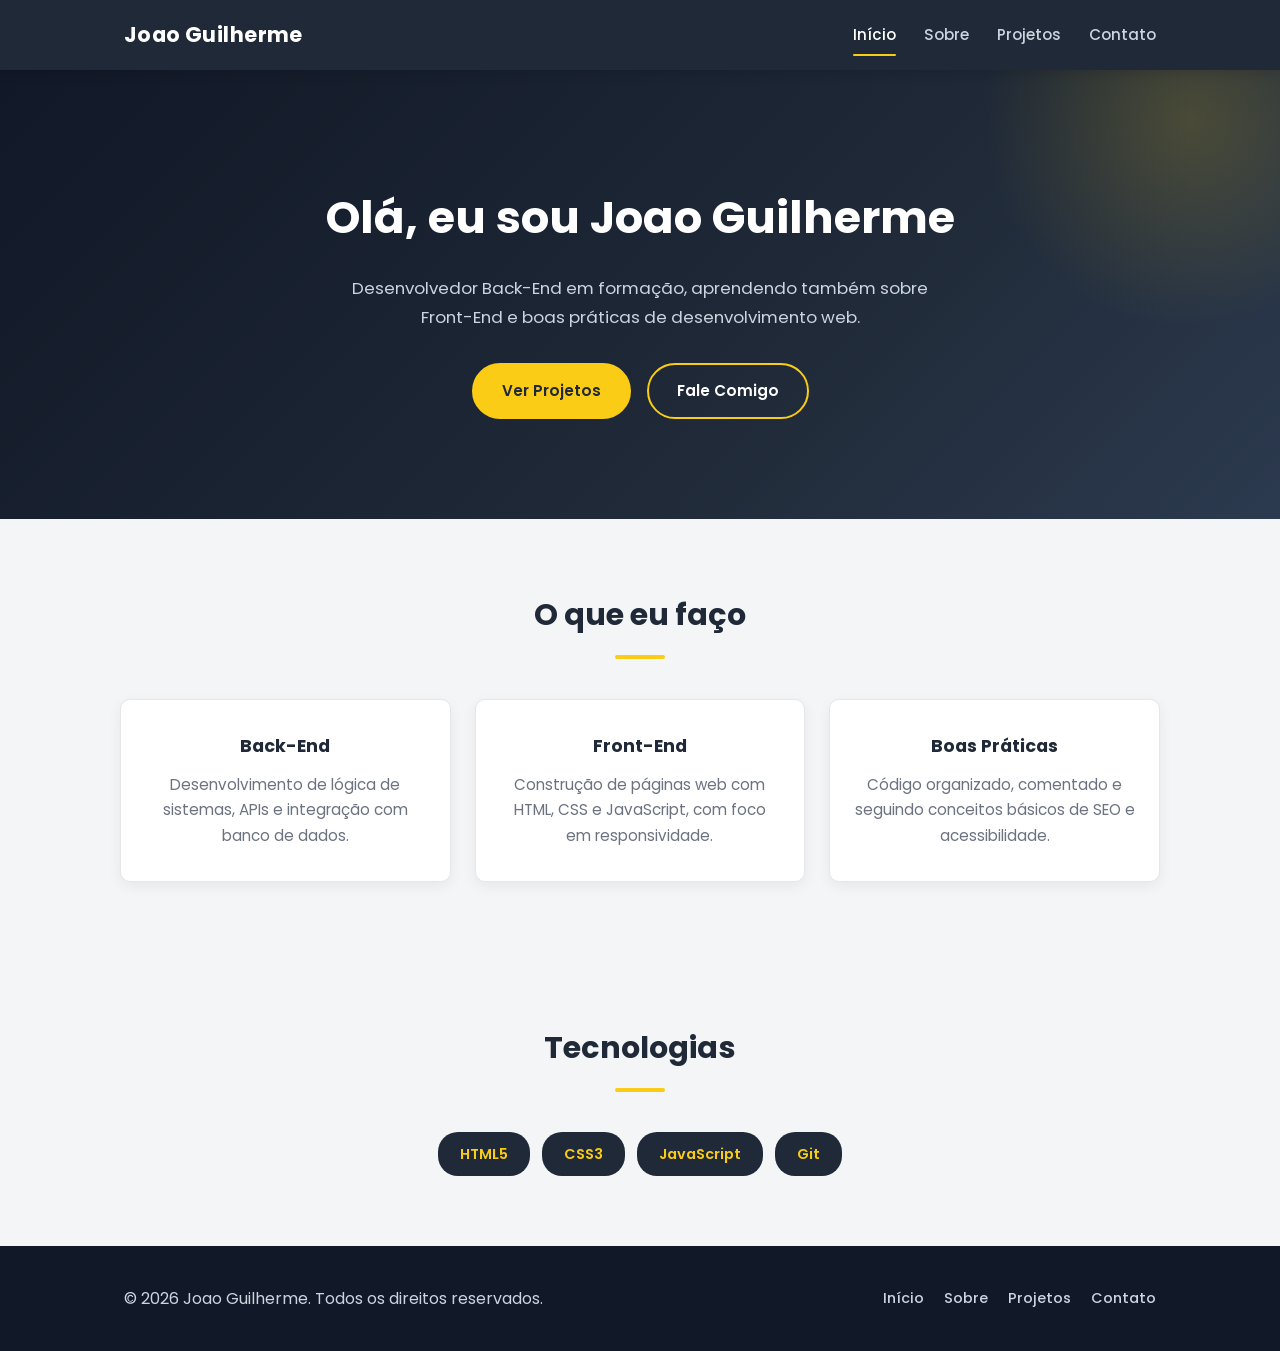
<file: index.html>
<!DOCTYPE html>
<html lang="pt-BR">
<head>
  <meta charset="UTF-8" />
  <meta name="viewport" content="width=device-width, initial-scale=1.0" />
  <meta name="description" content="Portfólio de Joao Guilherme, desenvolvedor Back-End." />
  <meta name="keywords" content="desenvolvedor, back-end, portfólio, HTML, CSS, JavaScript" />
  <meta name="author" content="Joao Guilherme" />
  <title>Joao Guilherme | Desenvolvedor Back-End</title>
  <link rel="preconnect" href="https://fonts.googleapis.com" />
  <link href="https://fonts.googleapis.com/css2?family=Poppins:wght@400;500;600;700&display=swap" rel="stylesheet" />
  <link rel="stylesheet" href="style.css" />
</head>
<body>

  <!-- CABEÇALHO / MENU -->
  <header>
    <div class="container nav-container">
      <a href="index.html" class="logo">Joao Guilherme</a>
      <button class="hamburger" id="hamburger" aria-label="Abrir menu">☰</button>
      <nav id="nav-menu">
        <a href="index.html" class="active">Início</a>
        <a href="sobre.html">Sobre</a>
        <a href="projetos.html">Projetos</a>
        <a href="contato.html">Contato</a>
      </nav>
    </div>
  </header>

  <!-- APRESENTAÇÃO -->
  <section class="hero">
    <div class="container">
      <h1>Olá, eu sou Joao Guilherme</h1>
      <p>Desenvolvedor Back-End em formação, aprendendo também sobre Front-End e boas práticas de desenvolvimento web.</p>
      <div class="botoes">
        <a href="projetos.html" class="btn btn-cheio">Ver Projetos</a>
        <a href="contato.html" class="btn btn-borda">Fale Comigo</a>
      </div>
    </div>
  </section>

  <!-- O QUE EU FAÇO -->
  <section class="container secao">
    <h2 data-anim>O que eu faço</h2>
    <div class="cards">
      <div class="card" data-anim>
        <h3>Back-End</h3>
        <p>Desenvolvimento de lógica de sistemas, APIs e integração com banco de dados.</p>
      </div>
      <div class="card" data-anim>
        <h3>Front-End</h3>
        <p>Construção de páginas web com HTML, CSS e JavaScript, com foco em responsividade.</p>
      </div>
      <div class="card" data-anim>
        <h3>Boas Práticas</h3>
        <p>Código organizado, comentado e seguindo conceitos básicos de SEO e acessibilidade.</p>
      </div>
    </div>
  </section>

  <!-- TECNOLOGIAS -->
  <section class="container secao">
    <h2 data-anim>Tecnologias</h2>
    <ul class="lista-tecnologias">
      <li>HTML5</li>
      <li>CSS3</li>
      <li>JavaScript</li>
      <li>Git</li>
    </ul>
  </section>

  <!-- RODAPÉ -->
  <footer>
    <div class="container footer-conteudo">
      <p>&copy; 2026 Joao Guilherme. Todos os direitos reservados.</p>
      <nav>
        <a href="index.html">Início</a>
        <a href="sobre.html">Sobre</a>
        <a href="projetos.html">Projetos</a>
        <a href="contato.html">Contato</a>
      </nav>
    </div>
  </footer>

  <script src="main.js"></script>
</body>
</html>
</file>
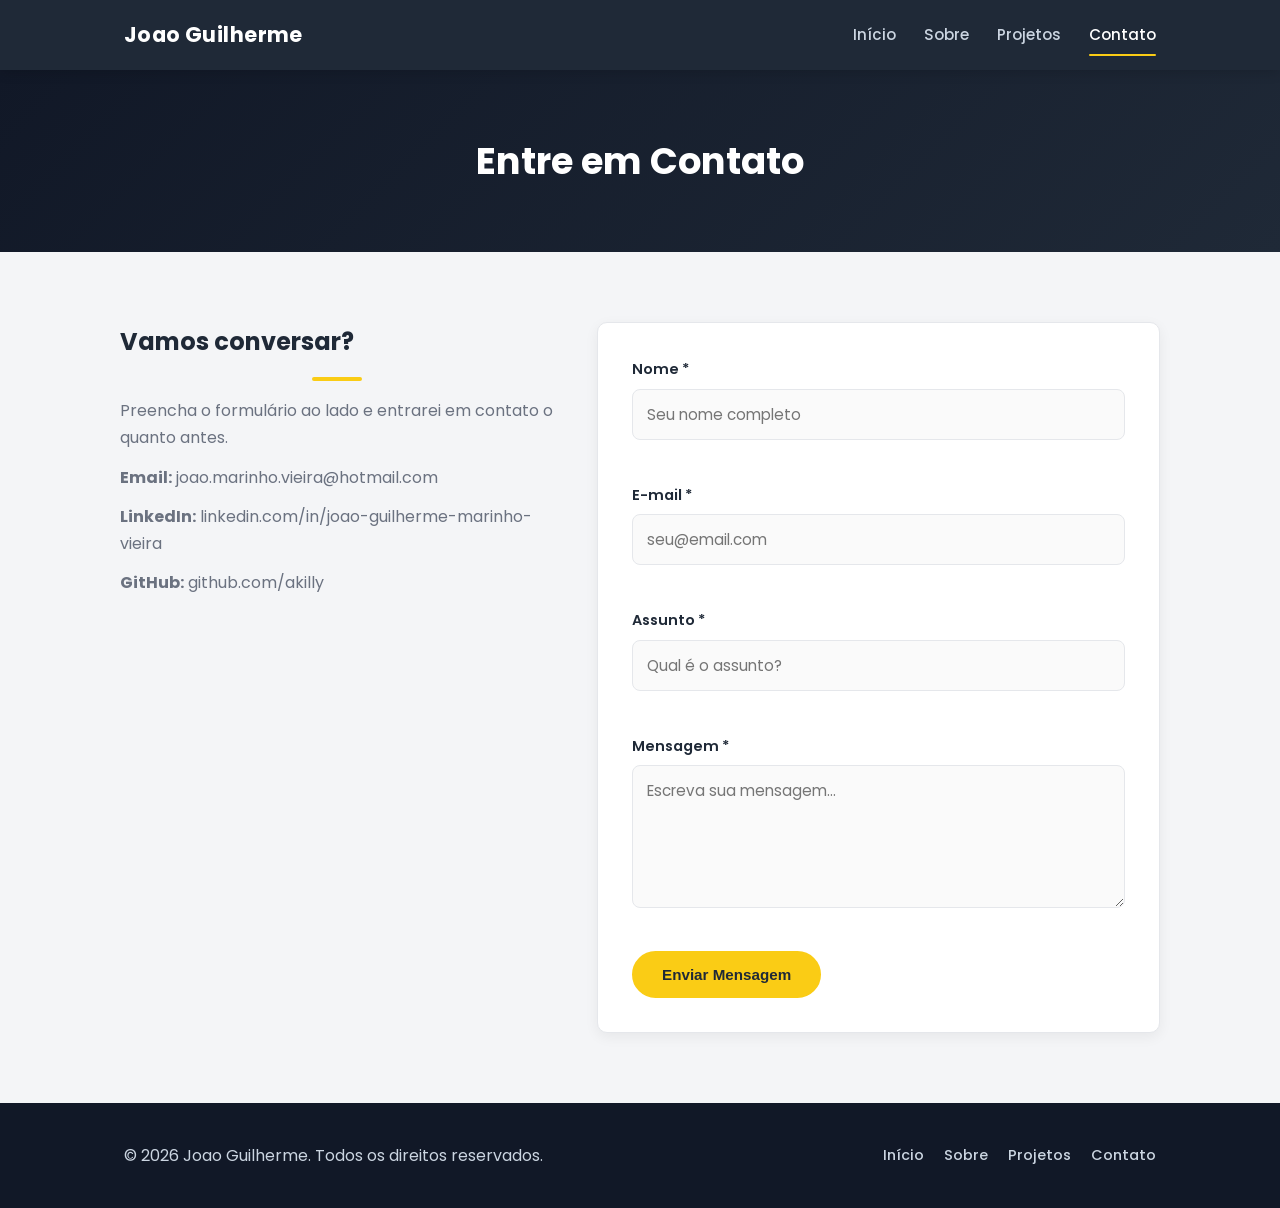
<file: contato.html>
<!DOCTYPE html>
<html lang="pt-BR">
<head>
  <meta charset="UTF-8" />
  <meta name="viewport" content="width=device-width, initial-scale=1.0" />
  <meta name="description" content="Entre em contato com Joao Guilherme." />
  <meta name="keywords" content="contato, email, mensagem, orçamento" />
  <meta name="author" content="Joao Guilherme" />
  <title>Contato | Joao Guilherme</title>
  <link rel="preconnect" href="https://fonts.googleapis.com" />
  <link href="https://fonts.googleapis.com/css2?family=Poppins:wght@400;500;600;700&display=swap" rel="stylesheet" />
  <link rel="stylesheet" href="style.css" />
</head>
<body>

  <header>
    <div class="container nav-container">
      <a href="index.html" class="logo">Joao Guilherme</a>
      <button class="hamburger" id="hamburger" aria-label="Abrir menu">☰</button>
      <nav id="nav-menu">
        <a href="index.html">Início</a>
        <a href="sobre.html">Sobre</a>
        <a href="projetos.html">Projetos</a>
        <a href="contato.html" class="active">Contato</a>
      </nav>
    </div>
  </header>

  <section class="page-header">
    <div class="container">
      <h1>Entre em Contato</h1>
    </div>
  </section>

  <section class="container secao contato">

    <!-- INFORMAÇÕES -->
    <div class="contato-info" data-anim>
      <h2>Vamos conversar?</h2>
      <p>Preencha o formulário ao lado e entrarei em contato o quanto antes.</p>
      <p><strong>Email:</strong> joao.marinho.vieira@hotmail.com</p>
      <p><strong>LinkedIn:</strong> linkedin.com/in/joao-guilherme-marinho-vieira</p>
      <p><strong>GitHub:</strong> github.com/akilly</p>
    </div>

    <!-- FORMULÁRIO -->
    <div class="contato-formulario" data-anim>
      <form id="form-contato" novalidate>

        <div class="campo">
          <label for="nome">Nome *</label>
          <input type="text" id="nome" name="nome" placeholder="Seu nome completo" />
          <span class="erro" id="erro-nome"></span>
        </div>

        <div class="campo">
          <label for="email">E-mail *</label>
          <input type="email" id="email" name="email" placeholder="seu@email.com" />
          <span class="erro" id="erro-email"></span>
        </div>

        <div class="campo">
          <label for="assunto">Assunto *</label>
          <input type="text" id="assunto" name="assunto" placeholder="Qual é o assunto?" />
          <span class="erro" id="erro-assunto"></span>
        </div>

        <div class="campo">
          <label for="mensagem">Mensagem *</label>
          <textarea id="mensagem" name="mensagem" rows="5" placeholder="Escreva sua mensagem..."></textarea>
          <span class="erro" id="erro-mensagem"></span>
        </div>

        <button type="submit" class="btn btn-cheio">Enviar Mensagem</button>

        <div class="sucesso" id="sucesso">
          Mensagem enviada com sucesso! Obrigado pelo contato.
        </div>

      </form>
    </div>

  </section>

  <footer>
    <div class="container footer-conteudo">
      <p>&copy; 2026 Joao Guilherme. Todos os direitos reservados.</p>
      <nav>
        <a href="index.html">Início</a>
        <a href="sobre.html">Sobre</a>
        <a href="projetos.html">Projetos</a>
        <a href="contato.html">Contato</a>
      </nav>
    </div>
  </footer>

  <script src="main.js"></script>
</body>
</html>
</file>
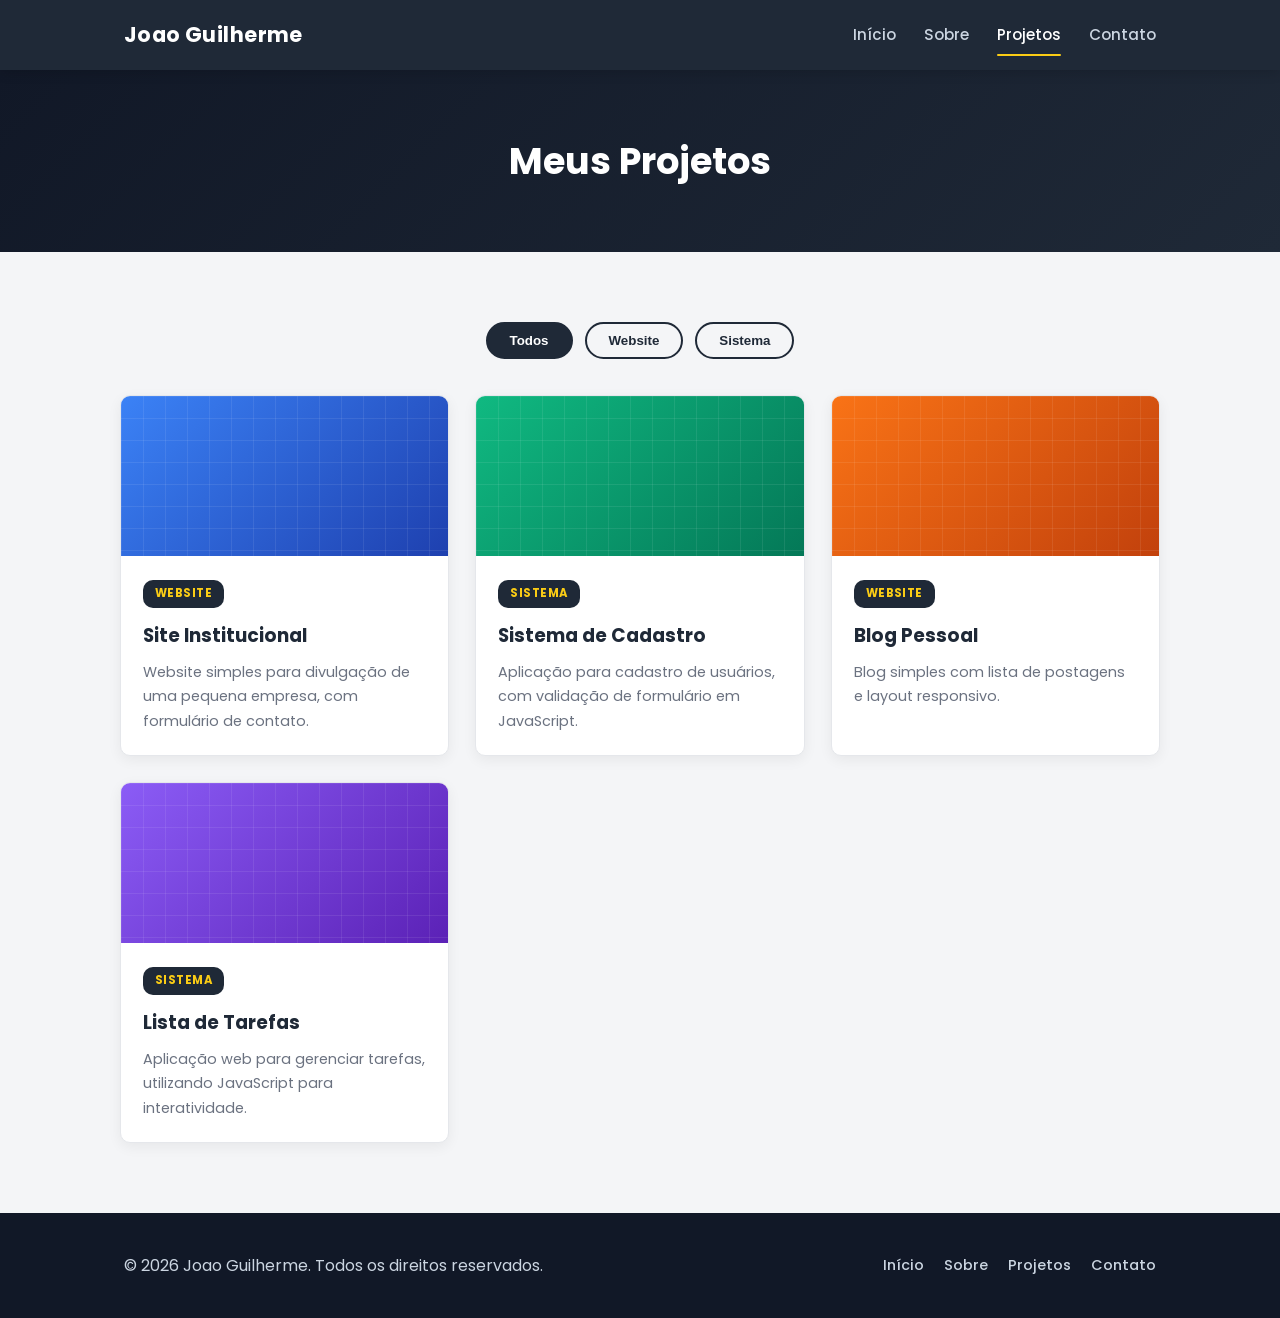
<file: projetos.html>
<!DOCTYPE html>
<html lang="pt-BR">
<head>
  <meta charset="UTF-8" />
  <meta name="viewport" content="width=device-width, initial-scale=1.0" />
  <meta name="description" content="Projetos desenvolvidos por Joao Guilherme." />
  <meta name="keywords" content="projetos, portfólio, websites, desenvolvimento web" />
  <meta name="author" content="Joao Guilherme" />
  <title>Projetos | Joao Guilherme</title>
  <link rel="preconnect" href="https://fonts.googleapis.com" />
  <link href="https://fonts.googleapis.com/css2?family=Poppins:wght@400;500;600;700&display=swap" rel="stylesheet" />
  <link rel="stylesheet" href="style.css" />
</head>
<body>

  <header>
    <div class="container nav-container">
      <a href="index.html" class="logo">Joao Guilherme</a>
      <button class="hamburger" id="hamburger" aria-label="Abrir menu">☰</button>
      <nav id="nav-menu">
        <a href="index.html">Início</a>
        <a href="sobre.html">Sobre</a>
        <a href="projetos.html" class="active">Projetos</a>
        <a href="contato.html">Contato</a>
      </nav>
    </div>
  </header>

  <section class="page-header">
    <div class="container">
      <h1>Meus Projetos</h1>
    </div>
  </section>

  <!-- FILTRO -->
  <section class="container secao">
    <div class="filtros">
      <button class="filtro-btn active" data-filtro="todos">Todos</button>
      <button class="filtro-btn" data-filtro="website">Website</button>
      <button class="filtro-btn" data-filtro="sistema">Sistema</button>
    </div>

    <div class="projetos-grid" id="projetos-grid">

      <div class="projeto" data-anim data-categoria="website">
        <div class="projeto-imagem projeto-cor-1"></div>
        <div class="projeto-info">
          <span class="projeto-tag">Website</span>
          <h3>Site Institucional</h3>
          <p>Website simples para divulgação de uma pequena empresa, com formulário de contato.</p>
        </div>
      </div>

      <div class="projeto" data-anim data-categoria="sistema">
        <div class="projeto-imagem projeto-cor-2"></div>
        <div class="projeto-info">
          <span class="projeto-tag">Sistema</span>
          <h3>Sistema de Cadastro</h3>
          <p>Aplicação para cadastro de usuários, com validação de formulário em JavaScript.</p>
        </div>
      </div>

      <div class="projeto" data-anim data-categoria="website">
        <div class="projeto-imagem projeto-cor-3"></div>
        <div class="projeto-info">
          <span class="projeto-tag">Website</span>
          <h3>Blog Pessoal</h3>
          <p>Blog simples com lista de postagens e layout responsivo.</p>
        </div>
      </div>

      <div class="projeto" data-anim data-categoria="sistema">
        <div class="projeto-imagem projeto-cor-4"></div>
        <div class="projeto-info">
          <span class="projeto-tag">Sistema</span>
          <h3>Lista de Tarefas</h3>
          <p>Aplicação web para gerenciar tarefas, utilizando JavaScript para interatividade.</p>
        </div>
      </div>

    </div>
  </section>

  <footer>
    <div class="container footer-conteudo">
      <p>&copy; 2026 Joao Guilherme. Todos os direitos reservados.</p>
      <nav>
        <a href="index.html">Início</a>
        <a href="sobre.html">Sobre</a>
        <a href="projetos.html">Projetos</a>
        <a href="contato.html">Contato</a>
      </nav>
    </div>
  </footer>

  <script src="main.js"></script>
</body>
</html>
</file>
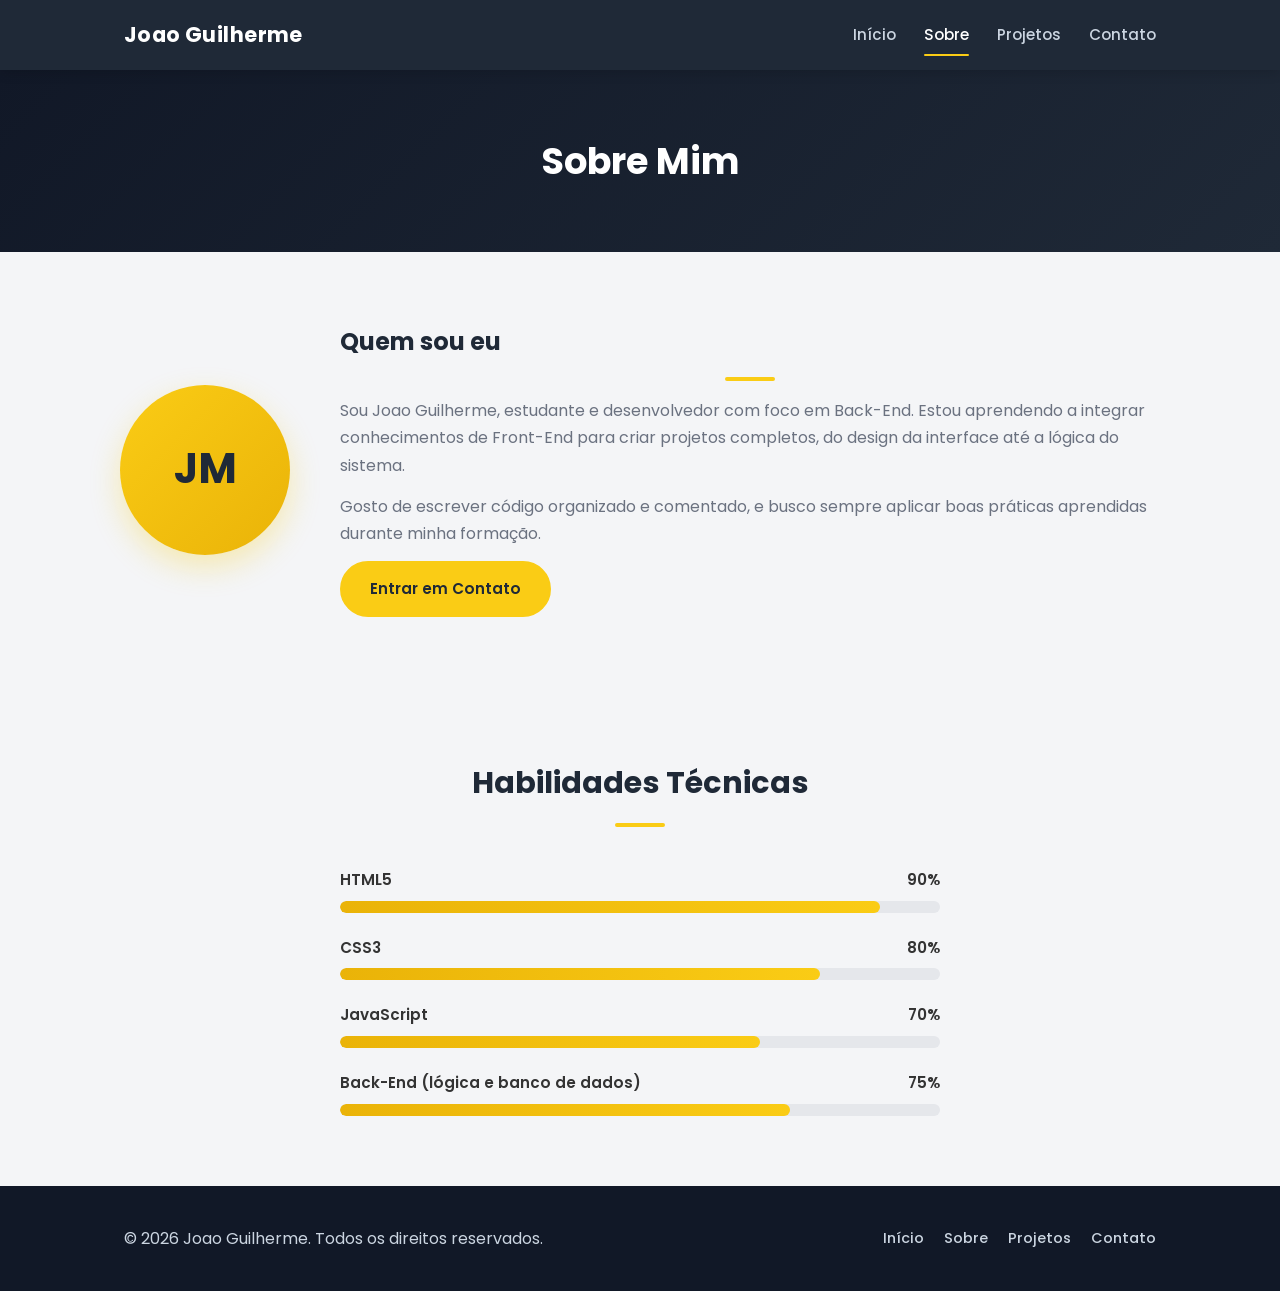
<file: sobre.html>
<!DOCTYPE html>
<html lang="pt-BR">
<head>
  <meta charset="UTF-8" />
  <meta name="viewport" content="width=device-width, initial-scale=1.0" />
  <meta name="description" content="Conheça Joao Guilherme, desenvolvedor Back-End." />
  <meta name="keywords" content="sobre, desenvolvedor, habilidades, experiência" />
  <meta name="author" content="Joao Guilherme" />
  <title>Sobre | Joao Guilherme</title>
  <link rel="preconnect" href="https://fonts.googleapis.com" />
  <link href="https://fonts.googleapis.com/css2?family=Poppins:wght@400;500;600;700&display=swap" rel="stylesheet" />
  <link rel="stylesheet" href="style.css" />
</head>
<body>

  <header>
    <div class="container nav-container">
      <a href="index.html" class="logo">Joao Guilherme</a>
      <button class="hamburger" id="hamburger" aria-label="Abrir menu">☰</button>
      <nav id="nav-menu">
        <a href="index.html">Início</a>
        <a href="sobre.html" class="active">Sobre</a>
        <a href="projetos.html">Projetos</a>
        <a href="contato.html">Contato</a>
      </nav>
    </div>
  </header>

  <section class="page-header">
    <div class="container">
      <h1>Sobre Mim</h1>
    </div>
  </section>

  <!-- BIOGRAFIA -->
  <section class="container secao bio">
    <div class="bio-foto" data-anim>JM</div>
    <div class="bio-texto" data-anim>
      <h2>Quem sou eu</h2>
      <p>Sou Joao Guilherme, estudante e desenvolvedor com foco em Back-End. Estou aprendendo a integrar conhecimentos de Front-End para criar projetos completos, do design da interface até a lógica do sistema.</p>
      <p>Gosto de escrever código organizado e comentado, e busco sempre aplicar boas práticas aprendidas durante minha formação.</p>
      <a href="contato.html" class="btn btn-cheio">Entrar em Contato</a>
    </div>
  </section>

  <!-- HABILIDADES -->
  <section class="container secao">
    <h2 data-anim>Habilidades Técnicas</h2>
    <div class="habilidades">

      <div class="habilidade" data-anim>
        <div class="habilidade-topo">
          <span>HTML5</span>
          <span>90%</span>
        </div>
        <div class="barra">
          <div class="barra-preenchida" data-largura="90"></div>
        </div>
      </div>

      <div class="habilidade" data-anim>
        <div class="habilidade-topo">
          <span>CSS3</span>
          <span>80%</span>
        </div>
        <div class="barra">
          <div class="barra-preenchida" data-largura="80"></div>
        </div>
      </div>

      <div class="habilidade" data-anim>
        <div class="habilidade-topo">
          <span>JavaScript</span>
          <span>70%</span>
        </div>
        <div class="barra">
          <div class="barra-preenchida" data-largura="70"></div>
        </div>
      </div>

      <div class="habilidade" data-anim>
        <div class="habilidade-topo">
          <span>Back-End (lógica e banco de dados)</span>
          <span>75%</span>
        </div>
        <div class="barra">
          <div class="barra-preenchida" data-largura="75"></div>
        </div>
      </div>

    </div>
  </section>

  <footer>
    <div class="container footer-conteudo">
      <p>&copy; 2026 Joao Guilherme. Todos os direitos reservados.</p>
      <nav>
        <a href="index.html">Início</a>
        <a href="sobre.html">Sobre</a>
        <a href="projetos.html">Projetos</a>
        <a href="contato.html">Contato</a>
      </nav>
    </div>
  </footer>

  <script src="main.js"></script>
</body>
</html>
</file>
<file: style.css>
/* =====================================================
   PORTFÓLIO JOAO GUILHERME — style.css
   Versão simplificada (aprimorada)
   ===================================================== */

* {
  margin: 0;
  padding: 0;
  box-sizing: border-box;
}

:root {
  --cor-fundo: #f4f5f7;
  --cor-escura: #1f2937;
  --cor-escura-2: #111827;
  --cor-destaque: #facc15;
  --cor-destaque-escura: #eab308;
  --cor-texto: #333;
  --cor-texto-claro: #6b7280;
  --cor-borda: #e5e7eb;
  --sombra: 0 4px 14px rgba(0, 0, 0, 0.06);
  --sombra-hover: 0 10px 24px rgba(0, 0, 0, 0.12);
  --raio: 10px;
  --transicao: all 0.25s ease;
}

html {
  scroll-behavior: smooth;
}

body {
  font-family: 'Poppins', Arial, Helvetica, sans-serif;
  color: var(--cor-texto);
  background-color: var(--cor-fundo);
  line-height: 1.7;
}

a {
  text-decoration: none;
  color: inherit;
}

ul {
  list-style: none;
}

img {
  max-width: 100%;
  display: block;
}

.container {
  max-width: 1080px;
  margin: 0 auto;
  padding: 0 24px;
}

/* ===== CABEÇALHO / MENU ===== */
header {
  background-color: var(--cor-escura);
  padding: 16px 0;
  position: sticky;
  top: 0;
  z-index: 100;
  box-shadow: 0 2px 12px rgba(0, 0, 0, 0.15);
}

.nav-container {
  display: flex;
  align-items: center;
  justify-content: space-between;
  position: relative;
}

.logo {
  color: #fff;
  font-size: 1.3rem;
  font-weight: 700;
  letter-spacing: 0.02em;
}

nav {
  display: flex;
  gap: 28px;
}

nav a {
  color: #cbd5e1;
  font-weight: 500;
  font-size: 0.95rem;
  position: relative;
  padding: 6px 0;
  transition: var(--transicao);
}

nav a::after {
  content: '';
  position: absolute;
  left: 0;
  bottom: -2px;
  width: 0;
  height: 2px;
  background-color: var(--cor-destaque);
  transition: width 0.25s ease;
  border-radius: 2px;
}

nav a:hover,
nav a.active {
  color: #fff;
}

nav a:hover::after,
nav a.active::after {
  width: 100%;
}

.hamburger {
  display: none;
  background: none;
  border: none;
  color: #fff;
  font-size: 1.6rem;
  cursor: pointer;
  line-height: 1;
}

/* ===== BOTÕES ===== */
.btn {
  display: inline-block;
  padding: 13px 28px;
  border-radius: 30px;
  font-weight: 600;
  font-size: 0.95rem;
  cursor: pointer;
  border: 2px solid var(--cor-destaque);
  transition: var(--transicao);
}

.btn-cheio {
  background-color: var(--cor-destaque);
  color: var(--cor-escura);
}

.btn-cheio:hover {
  background-color: var(--cor-destaque-escura);
  transform: translateY(-2px);
  box-shadow: 0 8px 20px rgba(250, 204, 21, 0.35);
}

.btn-borda {
  background-color: transparent;
  color: #fff;
}

.btn-borda:hover {
  background-color: var(--cor-destaque);
  color: var(--cor-escura);
  transform: translateY(-2px);
}

/* ===== HERO (PÁGINA INICIAL) ===== */
.hero {
  background: linear-gradient(135deg, var(--cor-escura-2) 0%, var(--cor-escura) 60%, #2c3a4f 100%);
  color: #fff;
  text-align: center;
  padding: 110px 20px 100px;
  position: relative;
  overflow: hidden;
}

.hero::before {
  content: '';
  position: absolute;
  width: 420px;
  height: 420px;
  background: radial-gradient(circle, rgba(250, 204, 21, 0.18) 0%, transparent 70%);
  border-radius: 50%;
  top: -160px;
  right: -120px;
}

.hero > * {
  position: relative;
  z-index: 1;
}

.hero h1 {
  font-size: clamp(2rem, 5vw, 2.8rem);
  margin-bottom: 18px;
  font-weight: 700;
}

.hero p {
  max-width: 600px;
  margin: 0 auto 32px;
  color: #cbd5e1;
  font-size: 1.05rem;
}

.botoes {
  display: flex;
  gap: 16px;
  justify-content: center;
  flex-wrap: wrap;
}

/* ===== SEÇÕES GERAIS ===== */
.secao {
  padding: 70px 20px;
}

.secao h2 {
  text-align: center;
  font-size: 1.9rem;
  margin-bottom: 40px;
  color: var(--cor-escura);
  font-weight: 700;
}

.secao h2::after {
  content: '';
  display: block;
  width: 50px;
  height: 4px;
  background-color: var(--cor-destaque);
  margin: 14px auto 0;
  border-radius: 4px;
}

/* ===== CARDS (O QUE EU FAÇO) ===== */
.cards {
  display: grid;
  grid-template-columns: repeat(auto-fit, minmax(230px, 1fr));
  gap: 24px;
}

.card {
  background-color: #fff;
  border-radius: var(--raio);
  padding: 32px 24px;
  border: 1px solid var(--cor-borda);
  text-align: center;
  box-shadow: var(--sombra);
  transition: var(--transicao);
}

.card:hover {
  transform: translateY(-6px);
  box-shadow: var(--sombra-hover);
  border-color: var(--cor-destaque);
}

.card h3 {
  margin-bottom: 10px;
  color: var(--cor-escura);
  font-size: 1.1rem;
}

.card p {
  color: var(--cor-texto-claro);
  font-size: 0.95rem;
}

/* ===== LISTA DE TECNOLOGIAS ===== */
.lista-tecnologias {
  display: flex;
  flex-wrap: wrap;
  gap: 12px;
  justify-content: center;
}

.lista-tecnologias li {
  background-color: var(--cor-escura);
  color: var(--cor-destaque);
  padding: 10px 22px;
  border-radius: 20px;
  font-weight: 600;
  font-size: 0.9rem;
  transition: var(--transicao);
}

.lista-tecnologias li:hover {
  background-color: var(--cor-destaque);
  color: var(--cor-escura);
  transform: translateY(-3px);
}

/* ===== CABEÇALHO DE PÁGINA (Sobre, Projetos, Contato) ===== */
.page-header {
  background: linear-gradient(135deg, var(--cor-escura-2) 0%, var(--cor-escura) 100%);
  color: #fff;
  text-align: center;
  padding: 60px 20px;
}

.page-header h1 {
  font-size: clamp(1.8rem, 4vw, 2.3rem);
  font-weight: 700;
}

/* ===== PÁGINA SOBRE ===== */
.bio {
  display: flex;
  align-items: center;
  gap: 50px;
  flex-wrap: wrap;
}

.bio-foto {
  width: 170px;
  height: 170px;
  border-radius: 50%;
  background: linear-gradient(135deg, var(--cor-destaque), var(--cor-destaque-escura));
  color: var(--cor-escura);
  font-size: 2.6rem;
  font-weight: 700;
  display: flex;
  align-items: center;
  justify-content: center;
  flex-shrink: 0;
  margin: 0 auto;
  box-shadow: 0 12px 30px rgba(250, 204, 21, 0.3);
}

.bio-texto {
  flex: 1;
  min-width: 260px;
}

.bio-texto h2 {
  text-align: left;
  margin-bottom: 16px;
  font-size: 1.5rem;
  color: var(--cor-escura);
}

.bio-texto p {
  margin-bottom: 14px;
  color: var(--cor-texto-claro);
}

/* ===== HABILIDADES ===== */
.habilidades {
  display: flex;
  flex-direction: column;
  gap: 22px;
  max-width: 600px;
  margin: 0 auto;
}

.habilidade-topo {
  display: flex;
  justify-content: space-between;
  margin-bottom: 8px;
  font-weight: 600;
  font-size: 0.95rem;
}

.barra {
  height: 12px;
  background-color: var(--cor-borda);
  border-radius: 10px;
  overflow: hidden;
}

.barra-preenchida {
  height: 100%;
  width: 0%;
  background: linear-gradient(90deg, var(--cor-destaque-escura), var(--cor-destaque));
  border-radius: 10px;
  transition: width 1.1s ease;
}

/* ===== PÁGINA PROJETOS ===== */
.filtros {
  display: flex;
  justify-content: center;
  gap: 12px;
  margin-bottom: 36px;
  flex-wrap: wrap;
}

.filtro-btn {
  padding: 9px 22px;
  border-radius: 20px;
  border: 2px solid var(--cor-escura);
  background-color: transparent;
  color: var(--cor-escura);
  font-weight: 600;
  cursor: pointer;
  transition: var(--transicao);
}

.filtro-btn.active,
.filtro-btn:hover {
  background-color: var(--cor-escura);
  color: #fff;
}

.projetos-grid {
  display: grid;
  grid-template-columns: repeat(auto-fit, minmax(260px, 1fr));
  gap: 26px;
}

.projeto {
  background-color: #fff;
  border-radius: var(--raio);
  overflow: hidden;
  border: 1px solid var(--cor-borda);
  box-shadow: var(--sombra);
  transition: var(--transicao);
}

.projeto:hover {
  transform: translateY(-6px);
  box-shadow: var(--sombra-hover);
}

.projeto.escondido {
  display: none;
}

.projeto-imagem {
  height: 160px;
  position: relative;
}

.projeto-imagem::after {
  content: '';
  position: absolute;
  inset: 0;
  background-image:
    linear-gradient(rgba(255,255,255,0.08) 1px, transparent 1px),
    linear-gradient(90deg, rgba(255,255,255,0.08) 1px, transparent 1px);
  background-size: 22px 22px;
}

.projeto-cor-1 { background: linear-gradient(135deg, #3b82f6, #1e40af); }
.projeto-cor-2 { background: linear-gradient(135deg, #10b981, #047857); }
.projeto-cor-3 { background: linear-gradient(135deg, #f97316, #c2410c); }
.projeto-cor-4 { background: linear-gradient(135deg, #8b5cf6, #5b21b6); }

.projeto-info {
  padding: 22px;
}

.projeto-tag {
  display: inline-block;
  font-size: 0.72rem;
  font-weight: 700;
  letter-spacing: 0.04em;
  text-transform: uppercase;
  color: var(--cor-destaque);
  background-color: var(--cor-escura);
  padding: 4px 12px;
  border-radius: 10px;
  margin-bottom: 12px;
}

.projeto-info h3 {
  margin-bottom: 8px;
  color: var(--cor-escura);
}

.projeto-info p {
  color: var(--cor-texto-claro);
  font-size: 0.9rem;
}

/* ===== PÁGINA CONTATO ===== */
.contato {
  display: grid;
  grid-template-columns: 1fr 1.3fr;
  gap: 44px;
}

.contato-info h2 {
  text-align: left;
  margin-bottom: 16px;
  font-size: 1.5rem;
  color: var(--cor-escura);
}

.contato-info p {
  margin-bottom: 12px;
  color: var(--cor-texto-claro);
}

.contato-formulario {
  background-color: #fff;
  border-radius: var(--raio);
  border: 1px solid var(--cor-borda);
  padding: 34px;
  box-shadow: var(--sombra);
}

.campo {
  margin-bottom: 22px;
  display: flex;
  flex-direction: column;
}

.campo label {
  font-weight: 600;
  margin-bottom: 7px;
  font-size: 0.9rem;
  color: var(--cor-escura);
}

.campo input,
.campo textarea {
  padding: 13px 14px;
  border: 1.5px solid var(--cor-borda);
  border-radius: 8px;
  font-family: inherit;
  font-size: 0.95rem;
  transition: var(--transicao);
  background-color: #fafafa;
}

.campo input:focus,
.campo textarea:focus {
  outline: none;
  border-color: var(--cor-destaque);
  background-color: #fff;
  box-shadow: 0 0 0 3px rgba(250, 204, 21, 0.18);
}

.campo input.invalido,
.campo textarea.invalido {
  border-color: #dc2626;
}

.campo textarea {
  resize: vertical;
  min-height: 110px;
}

.erro {
  color: #dc2626;
  font-size: 0.8rem;
  margin-top: 5px;
  min-height: 16px;
}

.sucesso {
  display: none;
  margin-top: 18px;
  background-color: #dcfce7;
  color: #166534;
  padding: 14px;
  border-radius: 8px;
  text-align: center;
  font-weight: 600;
  border: 1px solid #bbf7d0;
}

.sucesso.mostrar {
  display: block;
}

/* ===== ANIMAÇÃO DE ENTRADA (REVEAL) ===== */
[data-anim] {
  opacity: 0;
  transform: translateY(24px);
  transition: opacity 0.6s ease, transform 0.6s ease;
}

[data-anim].visivel {
  opacity: 1;
  transform: none;
}

/* ===== RODAPÉ ===== */
footer {
  background-color: var(--cor-escura-2);
  color: #cbd5e1;
  padding: 34px 0;
}

.footer-conteudo {
  display: flex;
  justify-content: space-between;
  align-items: center;
  flex-wrap: wrap;
  gap: 16px;
}

.footer-conteudo nav {
  gap: 20px;
}

.footer-conteudo nav a {
  font-size: 0.9rem;
}

.footer-conteudo nav a:hover {
  color: var(--cor-destaque);
}

/* ===== RESPONSIVO ===== */

/* Tablet */
@media (max-width: 900px) {
  .bio {
    gap: 30px;
  }

  .contato {
    grid-template-columns: 1fr;
    gap: 36px;
  }
}

/* Mobile */
@media (max-width: 768px) {
  .hamburger {
    display: block;
  }

  nav {
    display: none;
    flex-direction: column;
    background-color: var(--cor-escura);
    position: absolute;
    top: 56px;
    left: 0;
    right: 0;
    padding: 12px 24px 20px;
    gap: 0;
    box-shadow: 0 8px 16px rgba(0,0,0,0.2);
  }

  nav.mostrar {
    display: flex;
  }

  nav a {
    padding: 13px 0;
    border-bottom: 1px solid #374151;
  }

  nav a::after {
    display: none;
  }

  .hero {
    padding: 80px 20px 70px;
  }

  .secao {
    padding: 50px 20px;
  }

  .bio {
    flex-direction: column;
    text-align: center;
  }

  .bio-texto h2,
  .contato-info h2 {
    text-align: center;
  }

  .footer-conteudo {
    flex-direction: column;
    text-align: center;
  }
}

@media (max-width: 480px) {
  .hero h1 {
    font-size: 1.7rem;
  }

  .botoes {
    flex-direction: column;
    align-items: stretch;
  }

  .btn {
    text-align: center;
  }

  .contato-formulario {
    padding: 24px 18px;
  }
}
</file>
